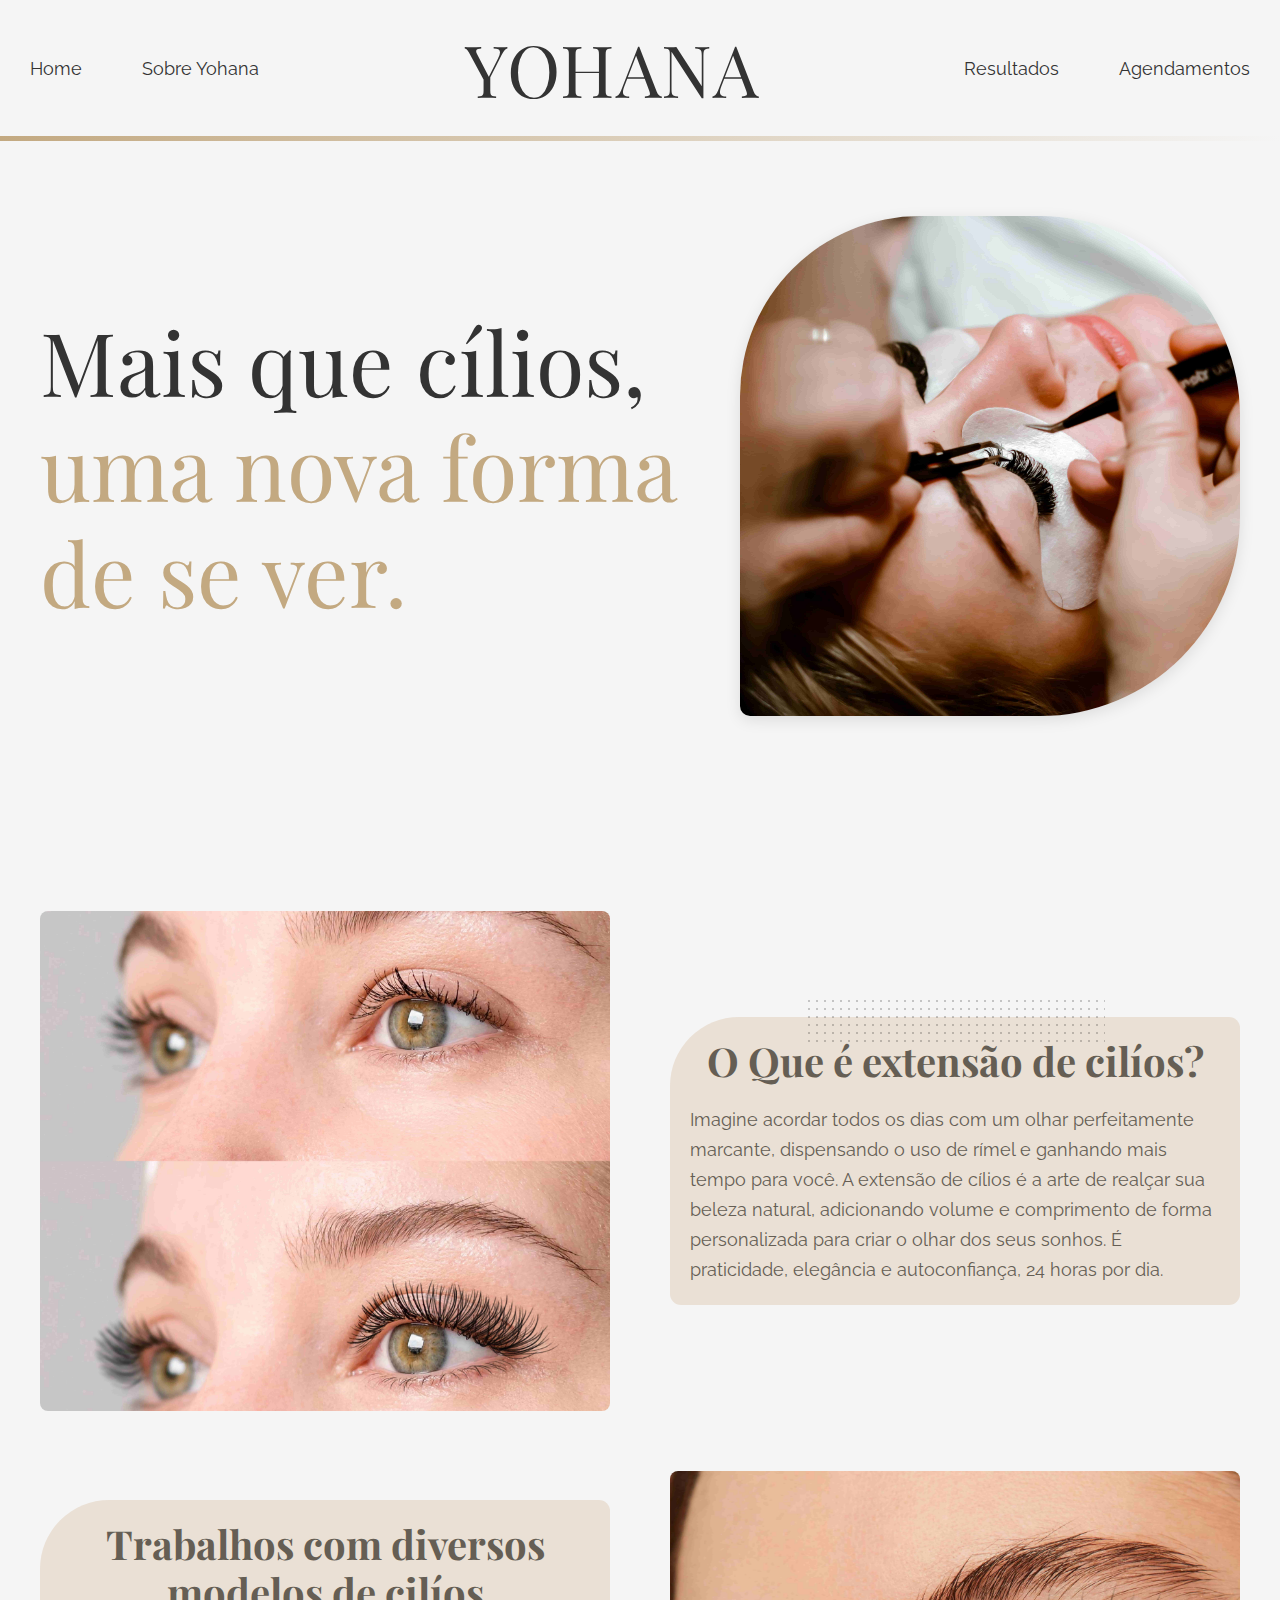
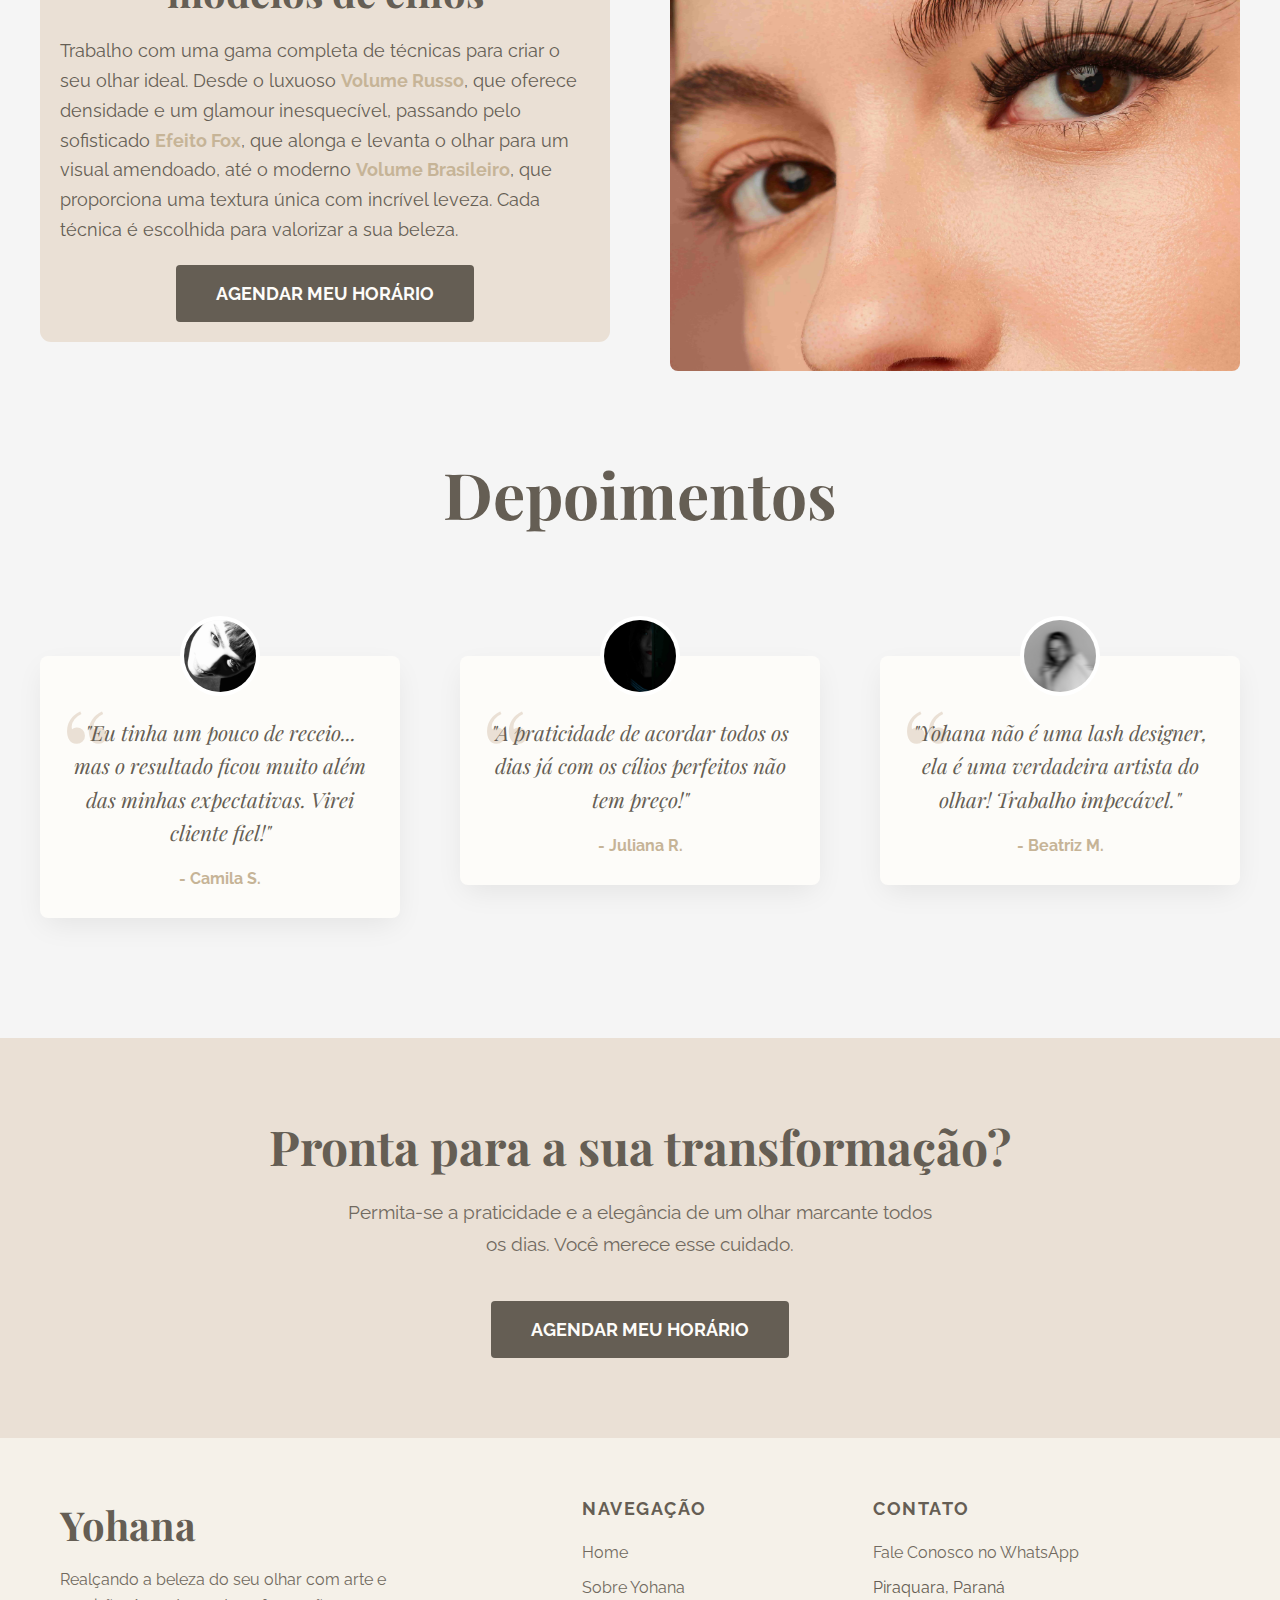
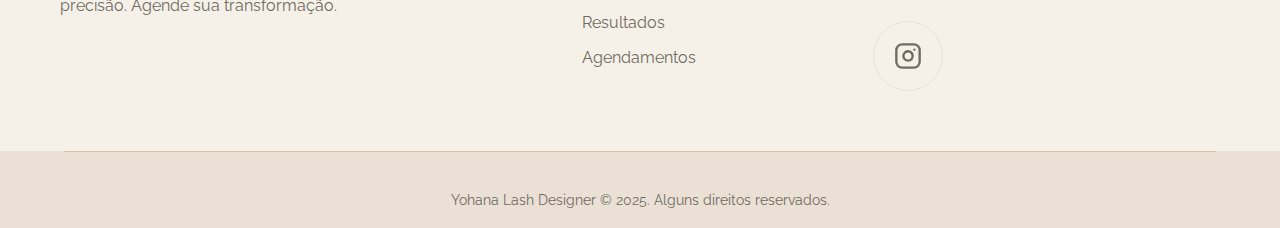
<file: index.html>
<!DOCTYPE html>
<html lang="pt-br">

<head>
    <meta charset="UTF-8">
    <meta name="viewport" content="width=device-width, initial-scale=1.0">
    <title>Yohana Lash Designer | Alongamento de Cílios em Piraquara</title>
    <meta name="description" content="Transforme seu olhar e eleve sua autoestima com um alongamento de cílios perfeito. Yohana Lash Designer oferece uma experiência única em Piraquara. Clique e conheça!">
    <link rel="stylesheet" href="./css/style.css">
    <link href="https://fonts.googleapis.com/css2?family=Raleway:wght@100;400;700&display=swap" rel="stylesheet">
    <link href="https://fonts.googleapis.com/css2?family=Playfair+Display:wght@400;700&family=Raleway:wght@100;400;700&display=swap" rel="stylesheet">
</head>

<body>
    <header class="header-bg">
        <div class="header-container">
            <nav aria-label="primária-esquerda" class="header-menu">
                <ul class="header-menu-estilo">
                    <li><a href="./">Home</a></li>
                    <li><a href="about.html">Sobre Yohana</a></li>
                </ul>
            </nav>
            <div class="logo-detail">
                <h1 class="logo">Yohana</h1>
            </div>
            <nav class="primária-direita" class="header-menu">
                <ul class="header-menu-estilo">
                    <li><a href="results.html">Resultados</a></li>
                    <li><a href="form.html">Agendamentos</a></li>
                </ul>

            </nav>
        </div>
    </header>
    <main aria-label="fraseimpacto">
        <div class="frase-main">
            <h1 class="frase">Mais que cílios, <span class="detalhe">uma nova forma de se ver.</span></h1>
            <img src="img/fotoprincipal.jpg" alt="Imagem de uma mulher fazendo cilios" class="imgcilios">
        </div>

    </main>
    <section aria-label="serviços" class="servicos">
        <div class="container-servicos">
            <div>
                <img src="img/mulher-antes-e-depois-das-extensoes-de-cilios.jpg" alt="mulher com cilios e sem cilios" class="imagem-container">
            </div>
            <div class="texto-servicos">
                <h2 class="texto-extensao">O Que é extensão de cilíos?</h2>
                <p>Imagine acordar todos os dias com um olhar perfeitamente marcante, dispensando o uso de rímel e ganhando mais tempo para você. A extensão de cílios é a arte de realçar sua beleza natural, adicionando volume e comprimento de forma personalizada para criar o olhar dos seus sonhos. É praticidade, elegância e autoconfiança, 24 horas por dia.</p>
            </div>
            <div class="texto-servicos">
                <h2 class="texto-teste">Trabalhos com diversos modelos de cilíos</h2>
                <p>Trabalho com uma gama completa de técnicas para criar o seu olhar ideal. Desde o luxuoso <strong>Volume Russo</strong>, que oferece densidade e um glamour inesquecível, passando pelo sofisticado <strong>Efeito Fox</strong>, que alonga e levanta o olhar para um visual amendoado, até o moderno <strong>Volume Brasileiro</strong>, que proporciona uma textura única com incrível leveza. Cada técnica é escolhida para valorizar a sua beleza.</p>
                <a href="form.html">Agendar meu horário</a>
            </div>
            <div>
                <img src="img/mulher-com-vista-lateral-de-extensao-de-cilios.jpg" alt="cilios volume russo" class="imagem-container">
            </div>
        </div>
    </section>
    <div class="detail">
        <span></span>
    </div>
    <section aria-label="depoimentos">
        <h1 class="depoimento-titulo">Depoimentos</h1>
        <div class="depoimentos-container">
            <div class="depoimentos-conteudo">
                <img src="img/icone1.jpg" alt=" Foto da cliente Camila S." class="imagem-formato">
                <p class="depoimento-texto">"Eu tinha um pouco de receio... mas o resultado ficou muito além das minhas expectativas. Virei cliente fiel!"</p>
                <span class="depoimento-nome">- Camila S.</span>
            </div>

            <div class="depoimentos-conteudo">
                <img src="img/icone2.jpg" alt="Foto da cliente Juliana R." class="imagem-formato">
                <p class="depoimento-texto">"A praticidade de acordar todos os dias já com os cílios perfeitos não tem preço!"</p>
                <span class="depoimento-nome">- Juliana R.</span>
            </div>

            <div class="depoimentos-conteudo">
                <img src="img/icone3.jpg" alt="Foto da cliente Beatriz M." class="imagem-formato">
                <p class="depoimento-texto">"Yohana não é uma lash designer, ela é uma verdadeira artista do olhar! Trabalho impecável."</p>
                <span class="depoimento-nome">- Beatriz M.</span>
            </div>
        </div>

    </section>
    <section class="cta">
        <div class="cta-container">
            <h2>Pronta para a sua transformação?</h2>
            <p>Permita-se a praticidade e a elegância de um olhar marcante todos os dias. Você merece esse cuidado.</p>
            <a href="form.html" class="botao-cta">Agendar Meu Horário</a>
        </div>
    </section>

    <footer>
        <div class="footer-container">
            <div class="footer-coluna">
                <a href="./" class="logo-footer">Yohana</a>
                <p class="descricao-footer">Realçando a beleza do seu olhar com arte e precisão. Agende sua transformação.</p>
            </div>

            <div class="footer-coluna">
                <h4>Navegação</h4>
                <ul>
                    <li><a href="./">Home</a></li>
                    <li><a href="about.html">Sobre Yohana</a></li>
                    <li><a href="results.html">Resultados</a></li>
                    <li><a href="form.html">Agendamentos</a></li>
                </ul>
            </div>

            <div class="footer-coluna">
                <h4>Contato</h4>
                <ul>
                    <li><a href="https://wa.me/5541988816046?text=Oi%20Yohana%2C%20queria%20saber%20sobre%20seus%20servi%C3%A7os" class="botao-agendar" target="_blank">Fale Conosco no WhatsApp</a></li>
                    <li>Piraquara, Paraná</li>
                </ul>
                <div class="footer-redes">
                    <a href="https://www.instagram.com/yohanaslash_/" aria-label="Instagram">
                        <svg width="24" height="24" viewBox="0 0 24 24" fill="none" stroke="currentColor" stroke-width="2" stroke-linecap="round" stroke-linejoin="round">
                            <rect x="2" y="2" width="20" height="20" rx="5" ry="5"></rect>
                            <path d="M16 11.37A4 4 0 1 1 12.63 8 4 4 0 0 1 16 11.37z"></path>
                            <line x1="17.5" y1="6.5" x2="17.51" y2="6.5"></line>
                        </svg>
                    </a>

                </div>
            </div>
        </div>

        <div class="footer-copy">
            <p>Yohana Lash Designer © 2025. Alguns direitos reservados.</p>
        </div>
    </footer>

</body>

</html>
</file>
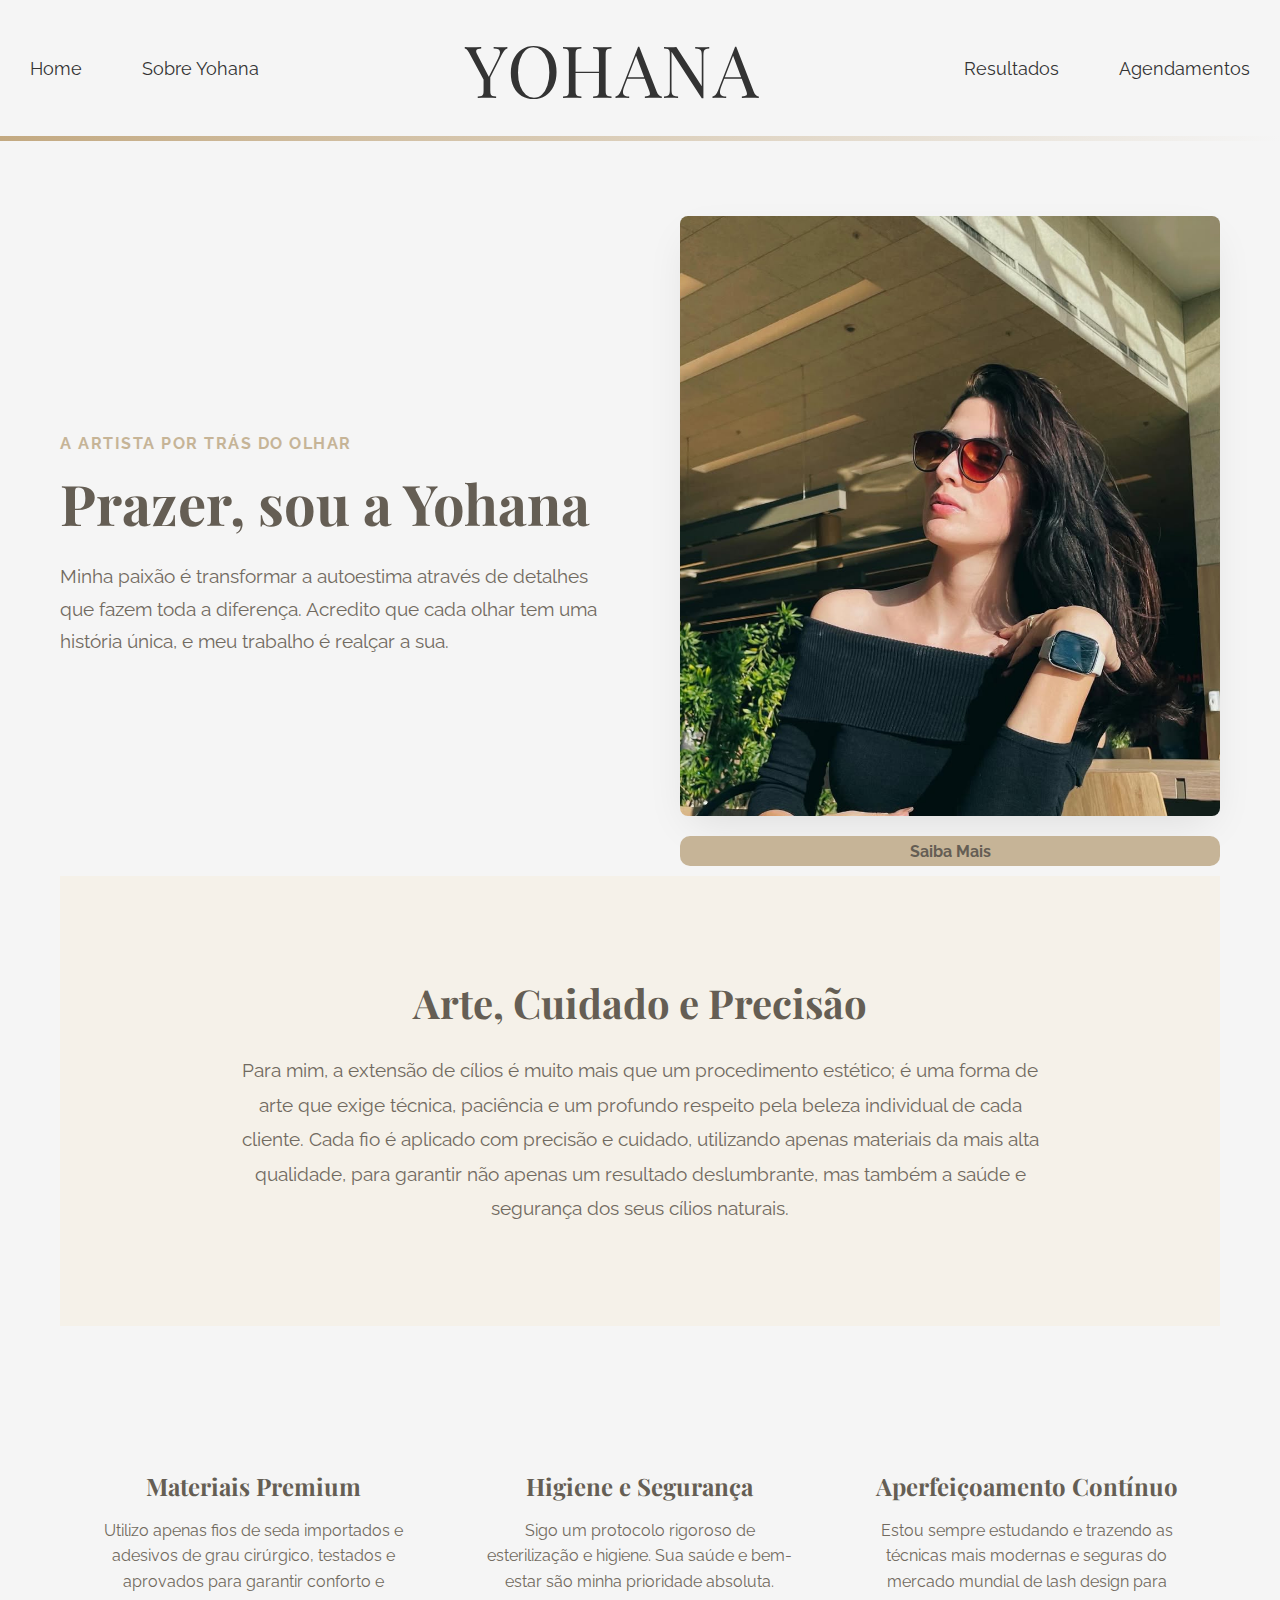
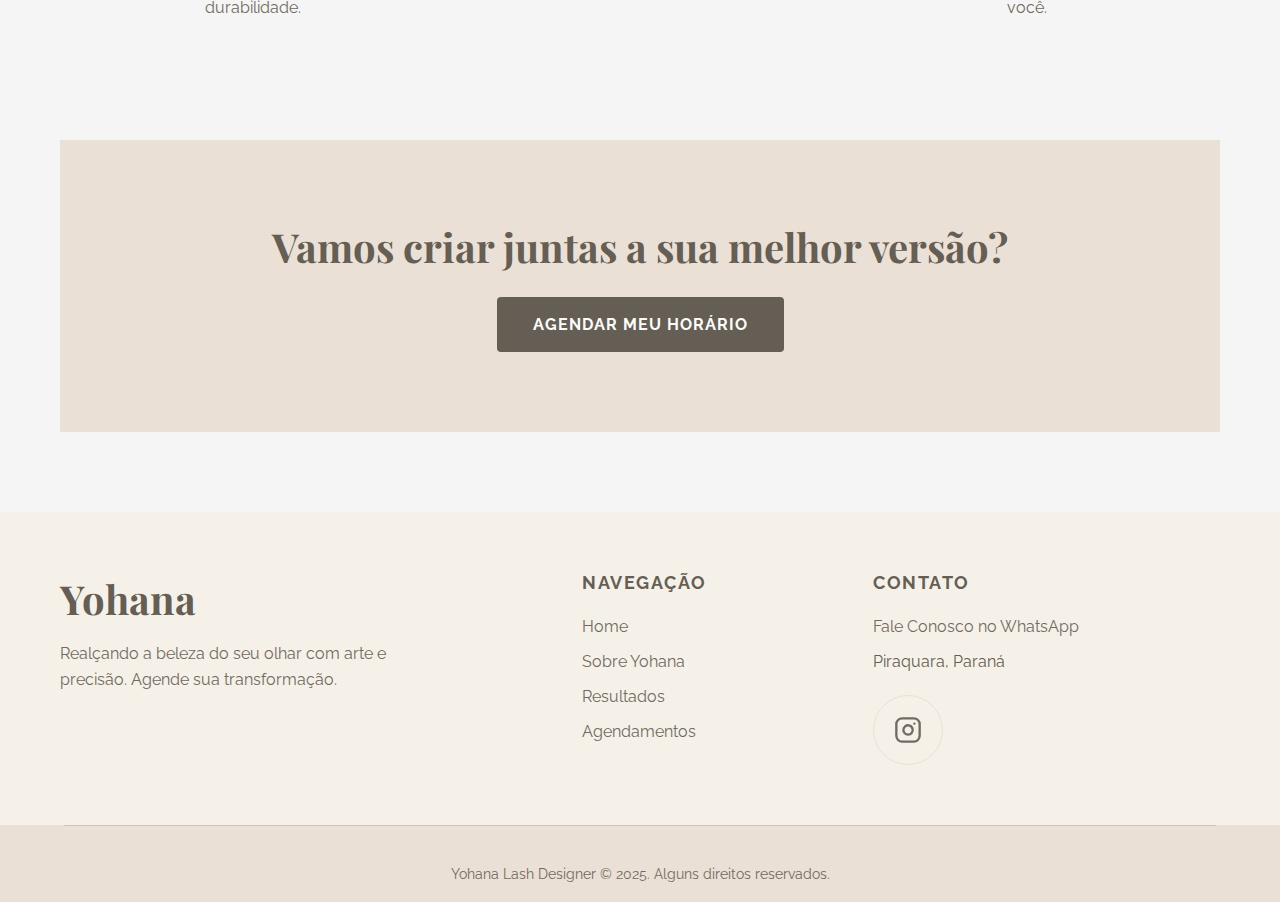
<file: about.html>
<!DOCTYPE html>
<html lang="pt-br">

<head>
    <meta charset="UTF-8">
    <meta name="viewport" content="width=device-width, initial-scale=1.0">

    <title>Sobre Yohana | A Artista por Trás do Olhar - Lash Designer</title>
    <meta name="description" content="Conheça a história e a filosofia de trabalho de Yohana, especialista em criar designs de cílios únicos que realçam sua beleza e autoestima.">

    <link rel="stylesheet" href="css/style.css">
    <link rel="preconnect" href="https://fonts.googleapis.com">
    <link rel="preconnect" href="https://fonts.gstatic.com" crossorigin>
    <link href="https://fonts.googleapis.com/css2?family=Playfair+Display:wght@400;700&family=Raleway:wght@100;400;700&display=swap" rel="stylesheet">
</head>

<body>
    <header class="header-bg">
        <div class="header-container">
            <nav aria-label="primária-esquerda" class="header-menu">
                <ul class="header-menu-estilo">
                    <li><a href="./">Home</a></li>
                    <li><a href="about.html">Sobre Yohana</a></li>
                </ul>
            </nav>
            <div class="logo-detail">
                <h1 class="logo">Yohana</h1>
            </div>
            <nav class="primária-direita" class="header-menu">
                <ul class="header-menu-estilo">
                    <li><a href="results.html">Resultados</a></li>
                    <li><a href="form.html">Agendamentos</a></li>
                </ul>

            </nav>
        </div>
    </header>
    <main class="main">
        <section class="sobre-intro">
            <div class="sobre-container">
                <div class="sobre-texto-intro">
                    <span class="span">A Artista por Trás do Olhar</span>
                    <h1>Prazer, sou a Yohana</h1>
                    <p>Minha paixão é transformar a autoestima através de detalhes que fazem toda a diferença. Acredito que cada olhar tem uma história única, e meu trabalho é realçar a sua.</p>
                </div>
                <div class="sobre-foto">
                    <img src="img/dafny.jpg" alt="Foto da lash designer Yohana">
                    <input class="modalButton" type="button" value="Saiba Mais">
                </div>
            </div>
        </section>

        <section class="sobre-filosofia">
            <div class="sobre-container-menor">
                <h2>Arte, Cuidado e Precisão</h2>
                <p>Para mim, a extensão de cílios é muito mais que um procedimento estético; é uma forma de arte que exige técnica, paciência e um profundo respeito pela beleza individual de cada cliente. Cada fio é aplicado com precisão e cuidado, utilizando apenas materiais da mais alta qualidade, para garantir não apenas um resultado deslumbrante, mas também a saúde e segurança dos seus cílios naturais.</p>
            </div>
        </section>

        <section class="sobre-compromisso">
            <div class="sobre-container-menor">
                <div class="compromisso-item">
                    <h3>Materiais Premium</h3>
                    <p>Utilizo apenas fios de seda importados e adesivos de grau cirúrgico, testados e aprovados para garantir conforto e durabilidade.</p>
                </div>
                <div class="compromisso-item">
                    <h3>Higiene e Segurança</h3>
                    <p>Sigo um protocolo rigoroso de esterilização e higiene. Sua saúde e bem-estar são minha prioridade absoluta.</p>
                </div>
                <div class="compromisso-item">
                    <h3>Aperfeiçoamento Contínuo</h3>
                    <p>Estou sempre estudando e trazendo as técnicas mais modernas e seguras do mercado mundial de lash design para você.</p>
                </div>
            </div>
        </section>

        <section class="cta-about">
            <h2>Vamos criar juntas a sua melhor versão?</h2>
            <a href="form.html" class="cta-about">Agendar meu horário</a>
        </section>
        <div id="meuModal" class="modal">
            <div class="modal-content">
                <span class="fechar">&times;</span>
                <h2>Mais sobre a Yohana</h2>
                <p>Desde o início, minha filosofia foi unir a arte com o cuidado. Acredito que a verdadeira beleza de um design de cílios não está apenas na estética final, mas em todo o processo: na escolha dos melhores materiais, na técnica precisa e, acima de tudo, na confiança e conforto que transmito para cada cliente.</p>
                <p>Cada rosto é uma tela única, e meu objetivo é criar uma obra de arte que harmonize com seus traços e eleve sua autoestima, garantindo sempre a saúde dos seus fios naturais.</p>
            </div>

        </div>
    </main>

    <footer>
        <div class="footer-container">
            <div class="footer-coluna">
                <a href="./" class="logo-footer">Yohana</a>
                <p class="descricao-footer">Realçando a beleza do seu olhar com arte e precisão. Agende sua transformação.</p>
            </div>

            <div class="footer-coluna">
                <h4>Navegação</h4>
                <ul>
                    <li><a href="./">Home</a></li>
                    <li><a href="about.html">Sobre Yohana</a></li>
                    <li><a href="results.html">Resultados</a></li>
                    <li><a href="form.html">Agendamentos</a></li>
                </ul>
            </div>

            <div class="footer-coluna">
                <h4>Contato</h4>
                <ul>
                    <li><a href="https://wa.me/5541988816046?text=Oi%20Yohana%2C%20queria%20saber%20sobre%20seus%20servi%C3%A7os" class="botao-agendar" target="_blank">Fale Conosco no WhatsApp</a></li>
                    <li>Piraquara, Paraná</li>
                </ul>
                <div class="footer-redes">
                    <a href="https://www.instagram.com/yohanaslash_/" aria-label="Instagram">
                        <svg width="24" height="24" viewBox="0 0 24 24" fill="none" stroke="currentColor" stroke-width="2" stroke-linecap="round" stroke-linejoin="round">
                            <rect x="2" y="2" width="20" height="20" rx="5" ry="5"></rect>
                            <path d="M16 11.37A4 4 0 1 1 12.63 8 4 4 0 0 1 16 11.37z"></path>
                            <line x1="17.5" y1="6.5" x2="17.51" y2="6.5"></line>
                        </svg>
                    </a>

                </div>
            </div>
        </div>

        <div class="footer-copy">
            <p>Yohana Lash Designer © 2025. Alguns direitos reservados.</p>
        </div>

    </footer>
    <script src="/js/about.js"></script>

</body>

</html>
</file>
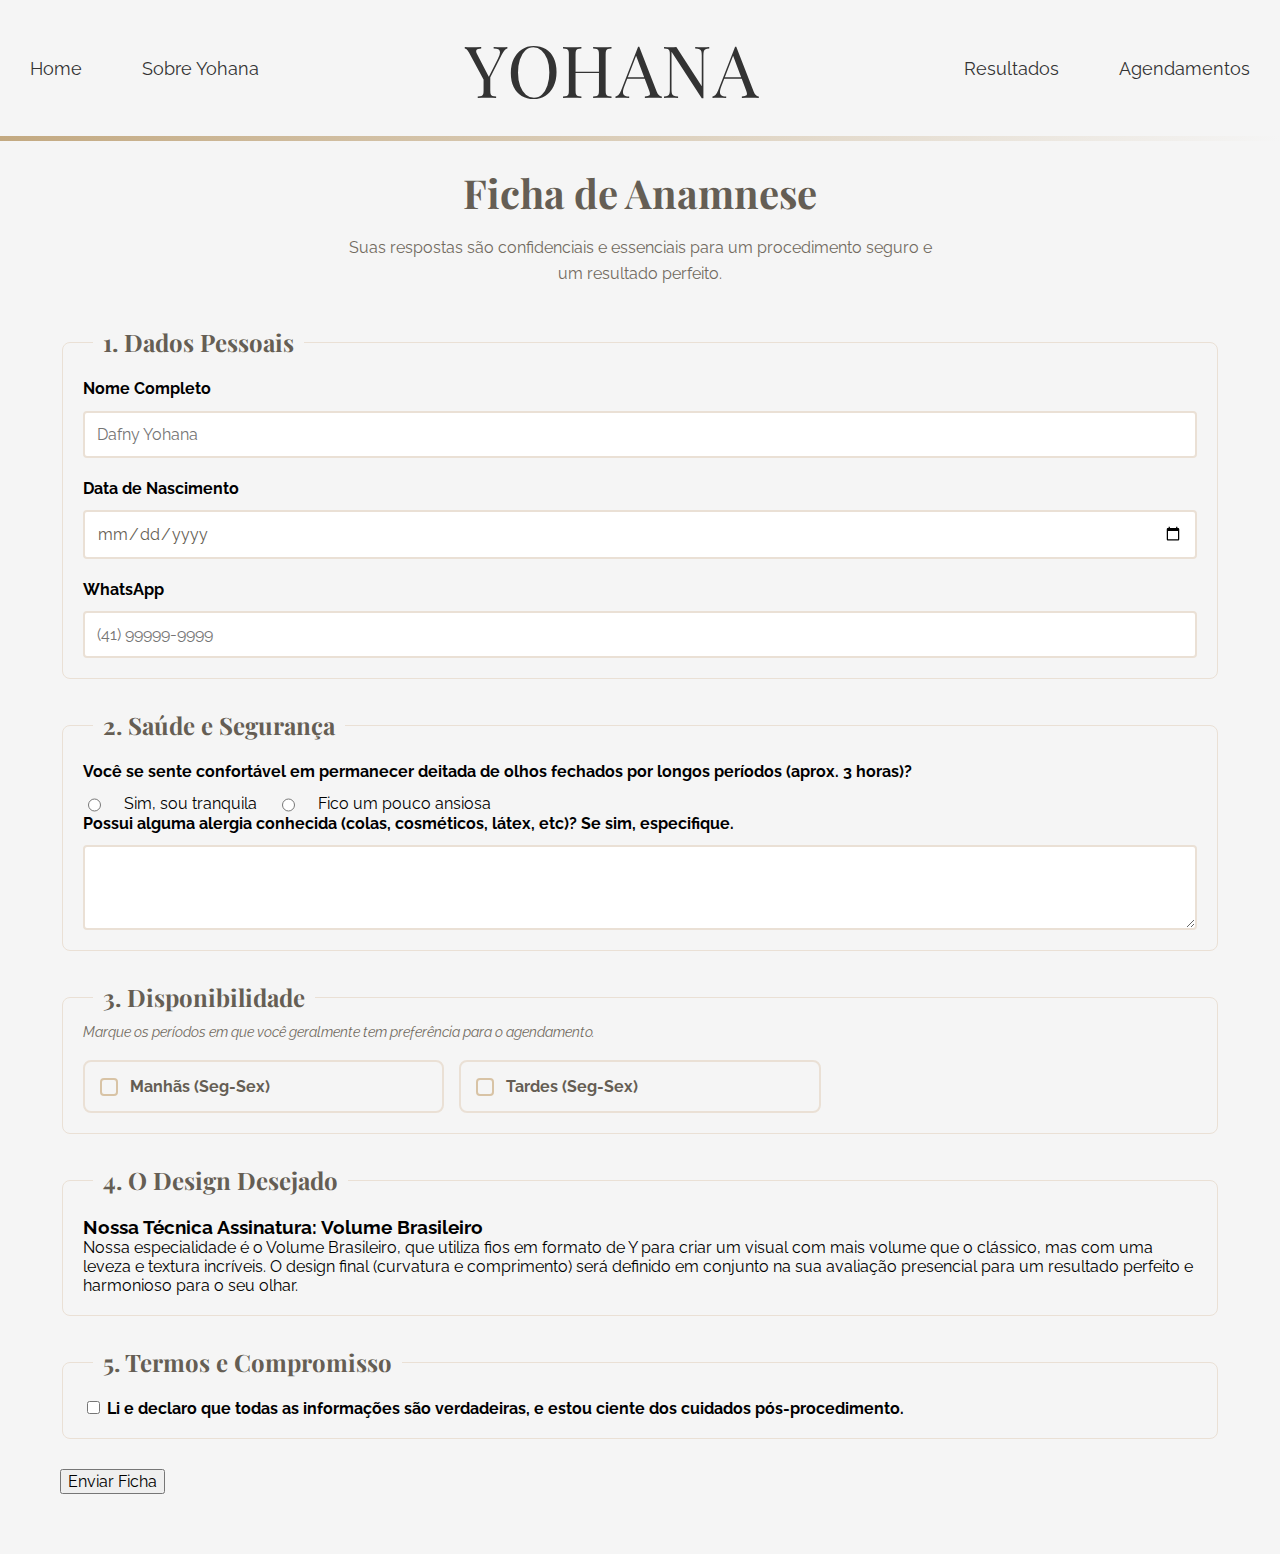
<file: form.html>
<!DOCTYPE html>
<html lang="pt-br">

<head>
    <meta charset="UTF-8">
    <meta name="viewport" content="width=device-width, initial-scale=1.0">
    <title>Ficha de Anamnese Confidencial | Yohana Lash Designer</title>
    <meta name="description" content="Formulário de anamnese para garantir um procedimento de extensão de cílios seguro e personalizado.">

    <link rel="stylesheet" href="css/style.css">
    <link rel="preconnect" href="https://fonts.googleapis.com">
    <link rel="preconnect" href="https://fonts.gstatic.com" crossorigin>
    <link href="https://fonts.googleapis.com/css2?family=Playfair+Display:wght@400;700&family=Raleway:wght@400;700&display=swap" rel="stylesheet">
</head>

<body>
    <header class="header-bg">
        <div class="header-container">
            <nav aria-label="primária-esquerda" class="header-menu">
                <ul class="header-menu-estilo">
                    <li><a href="./">Home</a></li>
                    <li><a href="about.html">Sobre Yohana</a></li>
                </ul>
            </nav>
            <div class="logo-detail">
                <h1 class="logo">Yohana</h1>
            </div>
            <nav class="primária-direita" class="header-menu">
                <ul class="header-menu-estilo">
                    <li><a href="results.html">Resultados</a></li>
                    <li><a href="form.html">Agendamentos</a></li>
                </ul>
            </nav>
        </div>
    </header>
    <div class="anamnese-container">
        <div class="anamnese-header">
            <h1>Ficha de Anamnese</h1>
            <p>Suas respostas são confidenciais e essenciais para um procedimento seguro e um resultado perfeito.</p>
        </div>

        <form action="formAction.html" method="GET" class="anamnese-form">
            <fieldset>
                <legend>1. Dados Pessoais</legend>
                <div class="form-group">
                    <label for="nome">Nome Completo</label>
                    <input type="text" id="nome" name="Nome" required placeholder="Dafny Yohana">
                </div>
                <div class="form-group">
                    <label for="nascimento">Data de Nascimento</label>
                    <input type="date" id="nascimento" name="Data_de_Nascimento" required>
                </div>
                <div class="form-group">
                    <label for="whatsapp">WhatsApp</label>
                    <input type="tel" id="whatsapp" name="WhatsApp" required placeholder="(41) 99999-9999">
                </div>
            </fieldset>

            <fieldset>
                <legend>2. Saúde e Segurança</legend>
                <div class="form-group-radio">
                    <p>Você se sente confortável em permanecer deitada de olhos fechados por longos períodos (aprox. 3 horas)?</p>
                    <div>
                        <input type="radio" id="conforto-sim" name="Conforto_Procedimento" value="Sim"><label for="conforto-sim">Sim, sou tranquila</label>
                        <input type="radio" id="conforto-nao" name="Conforto_Procedimento" value="Nao"><label for="conforto-nao">Fico um pouco ansiosa</label>
                    </div>
                </div>
                <div class="form-group">
                    <label for="alergias">Possui alguma alergia conhecida (colas, cosméticos, látex, etc)? Se sim, especifique.</label>
                    <textarea id="alergias" name="Alergias" rows="3"></textarea>
                </div>
            </fieldset>

            <fieldset>
                <legend>3. Disponibilidade</legend>
                <p class="fieldset-desc">Marque os períodos em que você geralmente tem preferência para o agendamento.</p>
                <div class="disponibilidade-opcoes">
                    <div class="checkbox-group">
                        <input type="checkbox" id="manha" name="Disponibilidade" value="Manhã (Seg-Sex)">
                        <label for="manha">Manhãs (Seg-Sex)</label>
                    </div>
                    <div class="checkbox-group">
                        <input type="checkbox" id="tarde" name="Disponibilidade" value="Tarde (Seg-Sex)">
                        <label for="tarde">Tardes (Seg-Sex)</label>
                    </div>
                </div>
            </fieldset>

            <fieldset>
                <legend>4. O Design Desejado</legend>
                <div class="form-group">
                    <h3>Nossa Técnica Assinatura: Volume Brasileiro</h3>
                    <p>Nossa especialidade é o Volume Brasileiro, que utiliza fios em formato de Y para criar um visual com mais volume que o clássico, mas com uma leveza e textura incríveis. O design final (curvatura e comprimento) será definido em conjunto na sua avaliação presencial para um resultado perfeito e harmonioso para o seu olhar.</p>
                </div>
            </fieldset>

            <fieldset>
                <legend>5. Termos e Compromisso</legend>
                <div class="form-group-checkbox">
                    <input type="checkbox" id="termo-final" name="consentimento" value="Aceito" required>
                    <label for="termo-final"><strong>Li e declaro que todas as informações são verdadeiras, e estou ciente dos cuidados pós-procedimento.</strong></label>
                </div>
            </fieldset>

            <button type="submit" class="botao-form">Enviar Ficha</button>
        </form>
    </div>
    <footer>
    </footer>
</body>

</html>
</file>
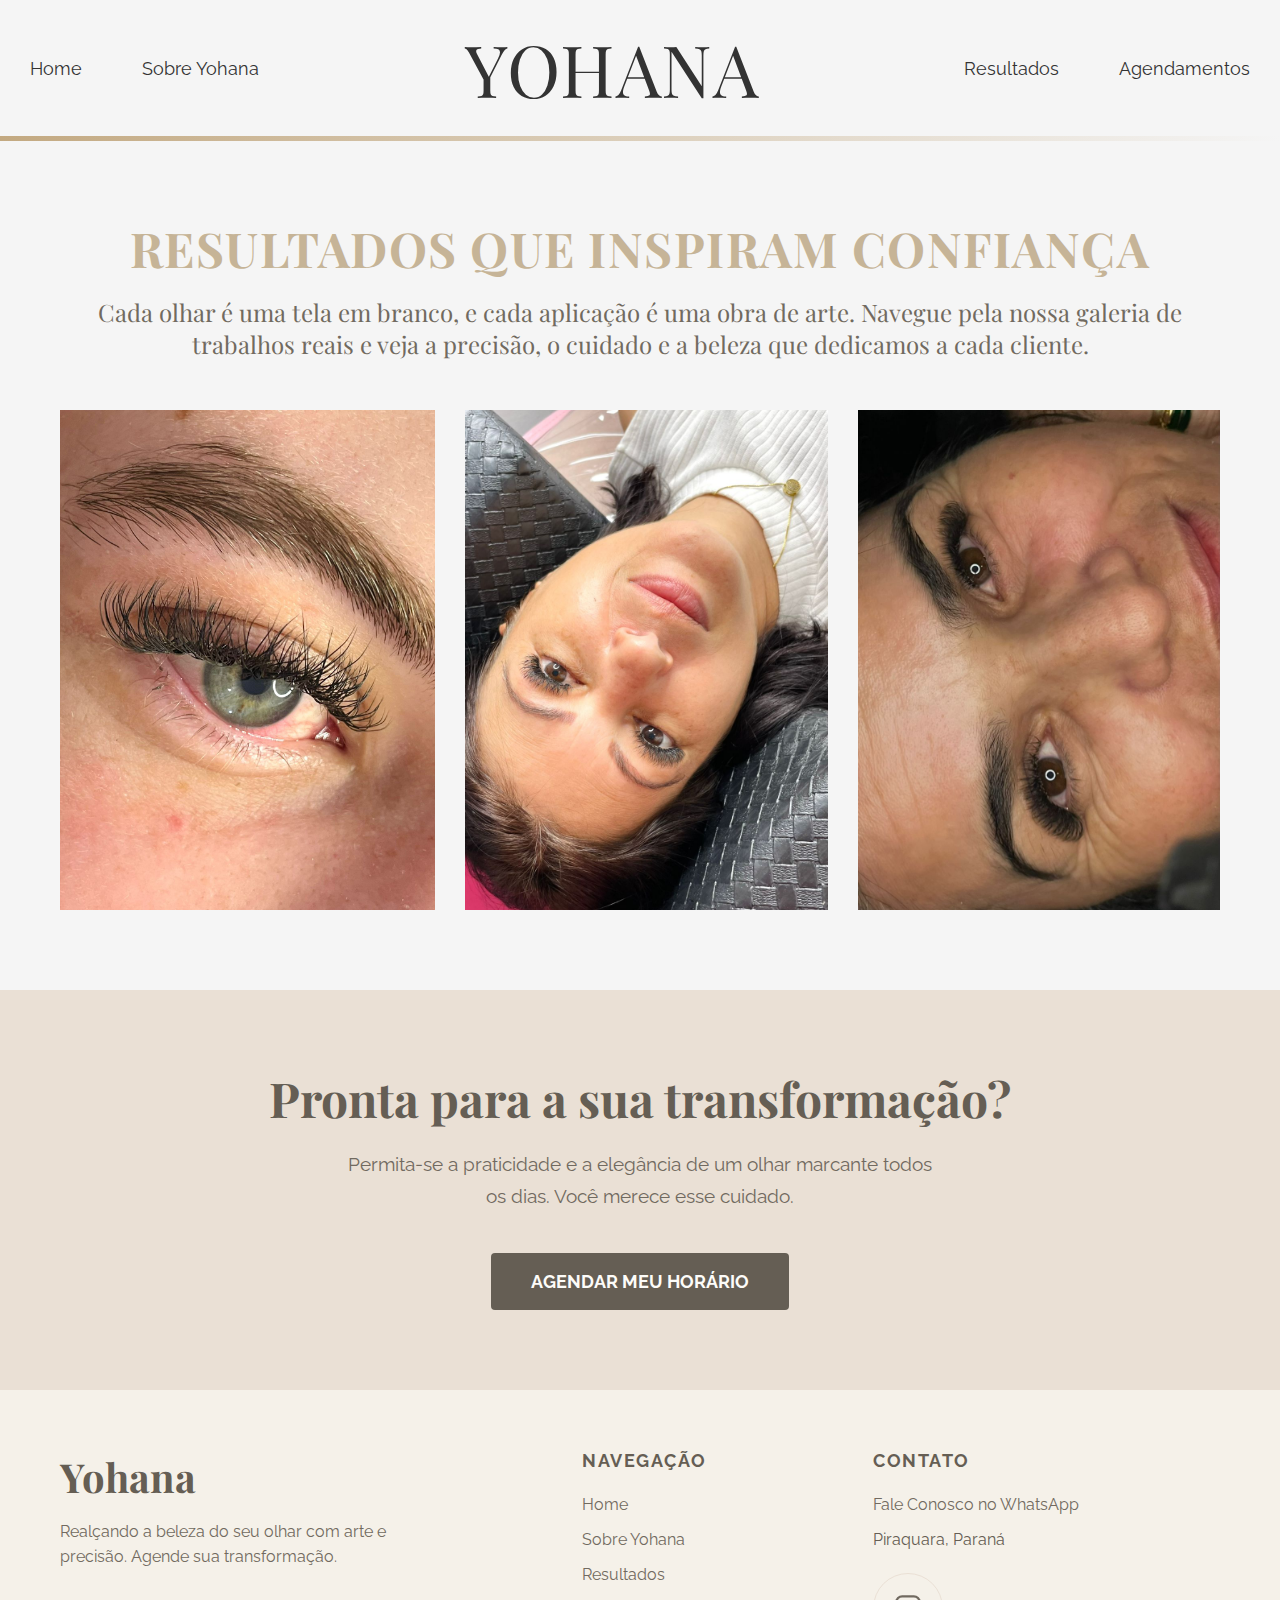
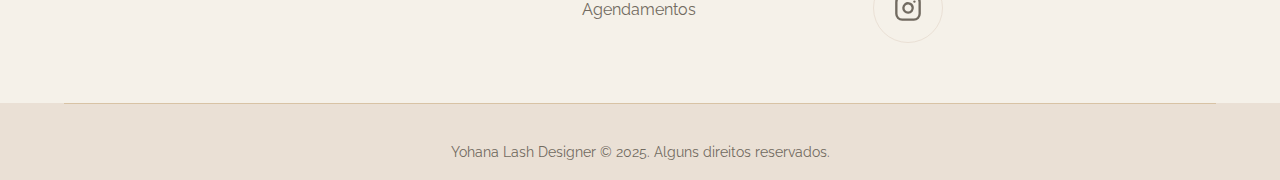
<file: results.html>
<!DOCTYPE html>
<html lang="pt-br">

<head>
    <meta charset="UTF-8">
    <meta name="viewport" content="width=device-width, initial-scale=1.0">
    <title>Portfólio de Resultados | Yohana Lash Designer em Piraquara</title>
    <meta name="description" content="Veja fotos de antes e depois dos nossos trabalhos. Inspire-se com a galeria de resultados reais e veja a qualidade e a arte em cada detalhe do nosso alongamento de cílios.">
    <link rel="stylesheet" href="css/style.css">
    <link href="https://fonts.googleapis.com/css2?family=Playfair+Display:wght@400;700&family=Raleway:wght@100;400;700&display=swap" rel="stylesheet">
</head>

<body>
    <header class="header-bg">
        <div class="header-container">
            <nav aria-label="primária-esquerda" class="header-menu">
                <ul class="header-menu-estilo">
                    <li><a href="./">Home</a></li>
                    <li><a href="about.html">Sobre Yohana</a></li>
                </ul>
            </nav>
            <div class="logo-detail">
                <h1 class="logo">Yohana</h1>
            </div>
            <nav class="primária-direita" class="header-menu">
                <ul class="header-menu-estilo">
                    <li><a href="results.html">Resultados</a></li>
                    <li><a href="form.html">Agendamentos</a></li>
                </ul>

            </nav>
        </div>
    </header>
    <main class="main">
        <section class="portfolio-intro">
            <h1>Resultados que Inspiram Confiança</h1>
            <p>Cada olhar é uma tela em branco, e cada aplicação é uma obra de arte. Navegue pela nossa galeria de trabalhos reais e veja a precisão, o cuidado e a beleza que dedicamos a cada cliente.</p>
        </section>

        <div class="portfolio-flex">
            <img src="img/results1.jpeg" alt="Foto do resultado" class="imagem-portifolio">
            <img src="img/results2.jpeg" alt="Foto do resultado" class="imagem-portifolio">
            <img src="img/results3.jpeg" alt="Foto do resultado" class="imagem-portifolio">
        </div>

        <section class="cta-final">
        </section>
    </main>
    <section class="cta">
        <div class="cta-container">
            <h2>Pronta para a sua transformação?</h2>
            <p>Permita-se a praticidade e a elegância de um olhar marcante todos os dias. Você merece esse cuidado.</p>
            <a href="form.html" class="botao-cta">Agendar Meu Horário</a>
        </div>
    </section>
    <footer>
        <div class="footer-container">
            <div class="footer-coluna">
                <a href="./" class="logo-footer">Yohana</a>
                <p class="descricao-footer">Realçando a beleza do seu olhar com arte e precisão. Agende sua transformação.</p>
            </div>

            <div class="footer-coluna">
                <h4>Navegação</h4>
                <ul>
                    <li><a href="./">Home</a></li>
                    <li><a href="about.html">Sobre Yohana</a></li>
                    <li><a href="results.html">Resultados</a></li>
                    <li><a href="form.html">Agendamentos</a></li>
                </ul>
            </div>

            <div class="footer-coluna">
                <h4>Contato</h4>
                <ul>
                    <li><a href="https://wa.me/5541988816046?text=Oi%20Yohana%2C%20queria%20saber%20sobre%20seus%20servi%C3%A7os" class="botao-agendar" target="_blank">Fale Conosco no WhatsApp</a></li>
                    <li>Piraquara, Paraná</li>
                </ul>
                <div class="footer-redes">
                    <a href="https://www.instagram.com/yohanaslash_/" aria-label="Instagram">
                        <svg width="24" height="24" viewBox="0 0 24 24" fill="none" stroke="currentColor" stroke-width="2" stroke-linecap="round" stroke-linejoin="round">
                            <rect x="2" y="2" width="20" height="20" rx="5" ry="5"></rect>
                            <path d="M16 11.37A4 4 0 1 1 12.63 8 4 4 0 0 1 16 11.37z"></path>
                            <line x1="17.5" y1="6.5" x2="17.51" y2="6.5"></line>
                        </svg>
                    </a>

                </div>
            </div>
        </div>

        <div class="footer-copy">
            <p>Yohana Lash Designer © 2025. Alguns direitos reservados.</p>
        </div>
    </footer>

</body>
</file>
<file: css/style.css>
@import "reset.css";
@import "header.css";
@import "main.css";
@import "servicos.css";
@import "footer.css";
@import "depoimento.css";
@import "cta.css";
@import "about.css";
@import "results.css";
@import "anamnese.css";
@import "formaction.css";
</file>
